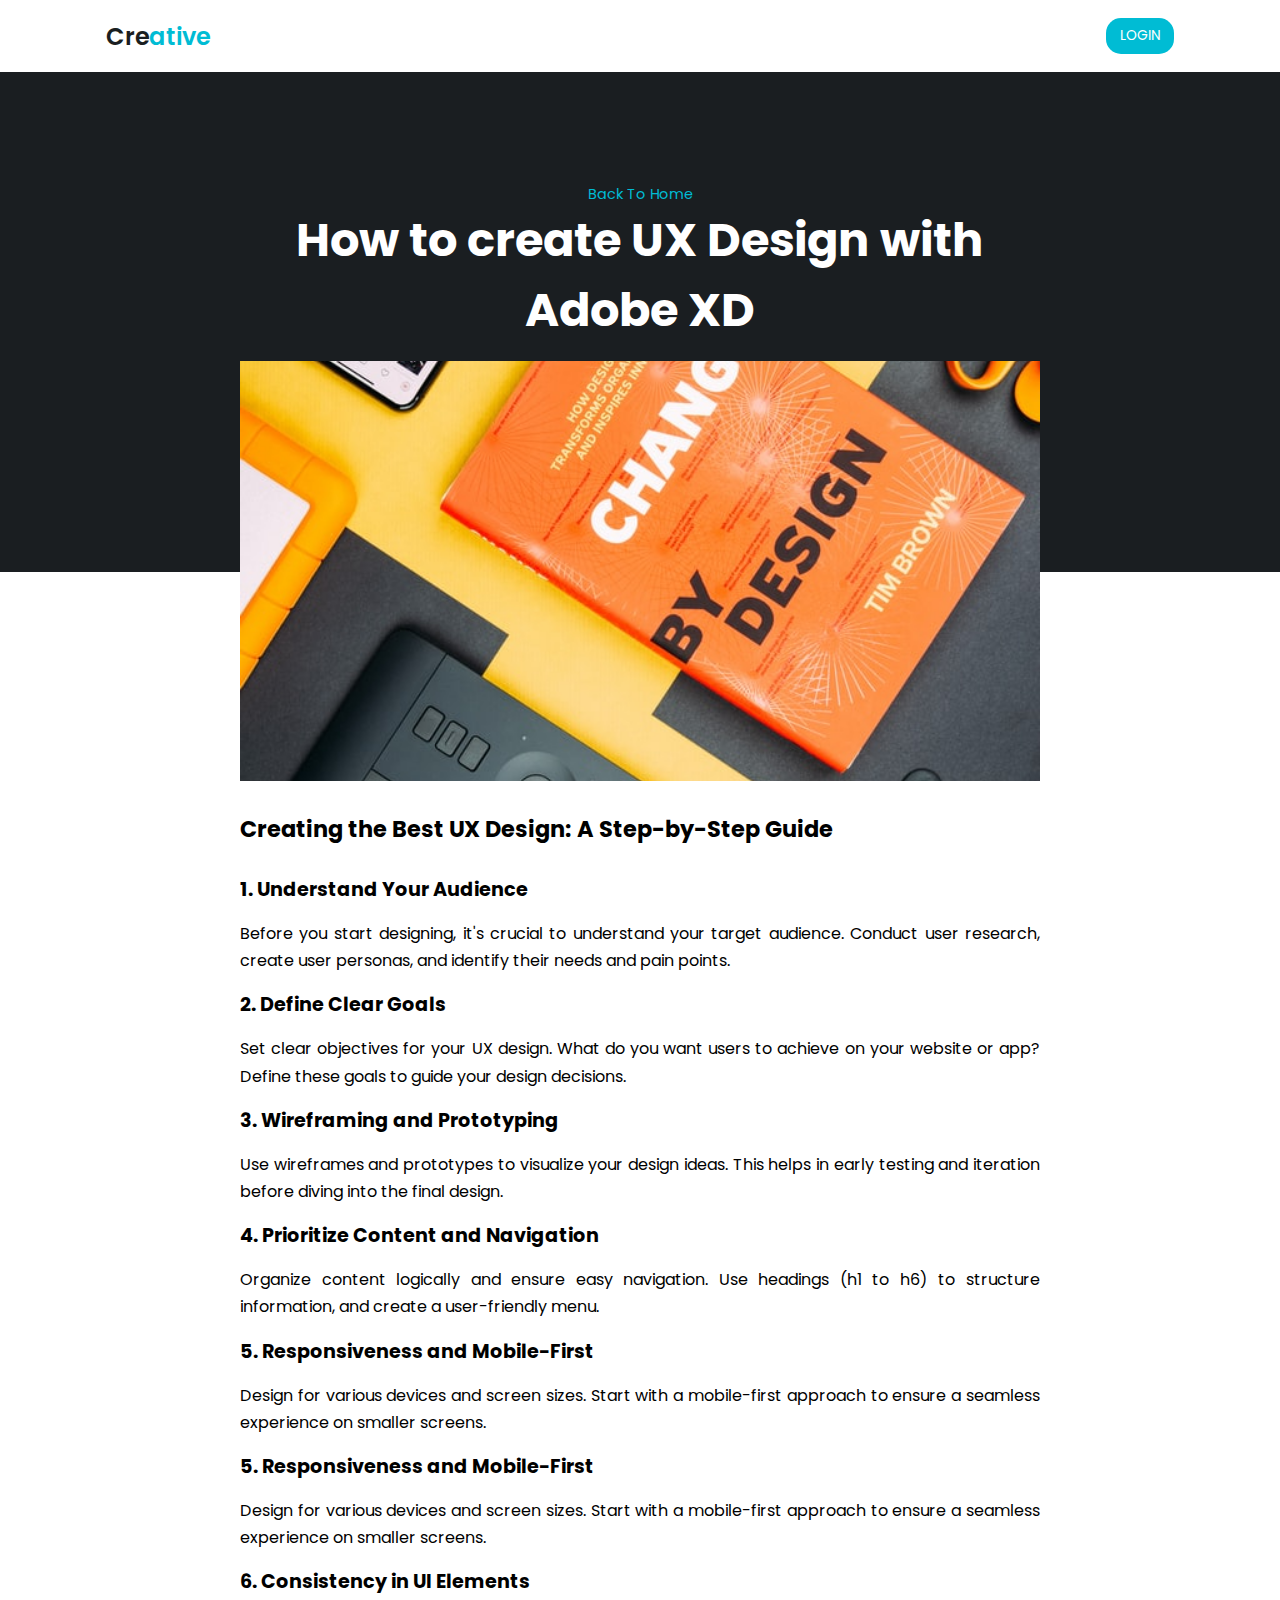
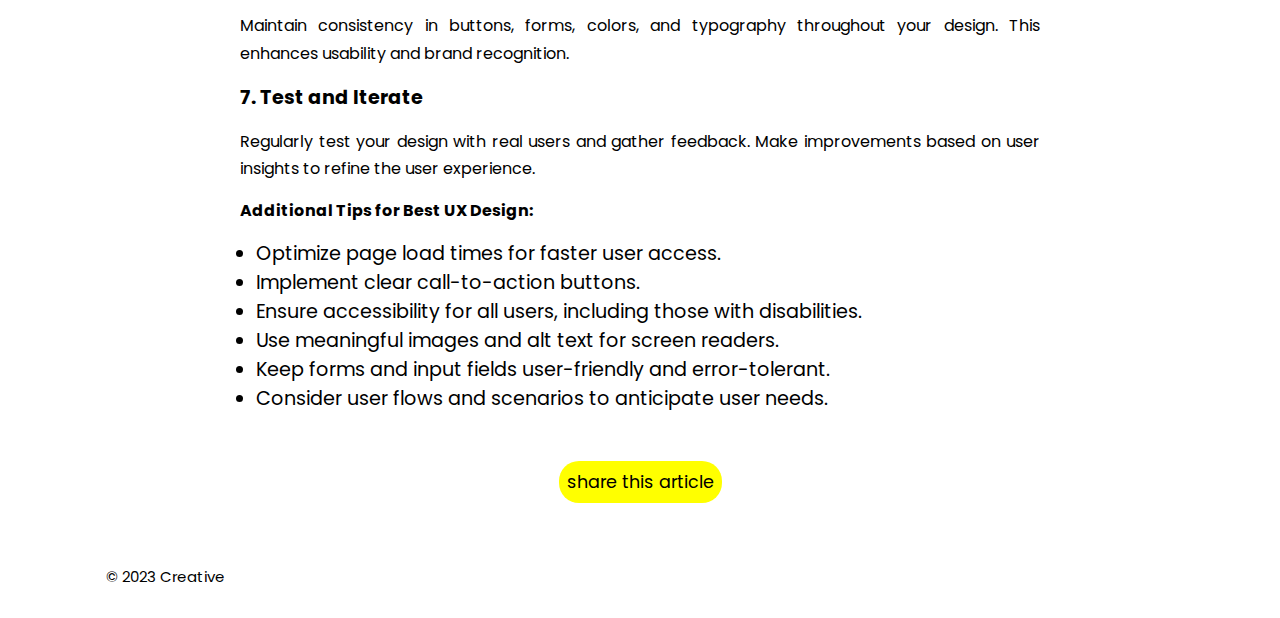
<file: post-page.html>
<!DOCTYPE html>
<html lang="en">
  <head>
    <meta charset="UTF-8" />
    <meta name="viewport" content="width=device-width, initial-scale=1.0" />
    <meta
      name="description"
      content="Learn how to create the best user experience (UX) design by following these essential steps."
    />
    <meta
      name="keywords"
      content="UX design, user experience design, web design, UI/UX, user interface design"
    />
    <meta name="robots" content="index, follow" />
    <meta name="author" content="Abdallah Elsayed" />

    <!-- for social media sharing -->
    <meta property="og:title" content="Learn how to create the best user experience (UX) design by following these essential steps." />
    <meta
      property="og:description"
      content="A concise and engaging summary of your article goes here."
    />
    <meta
      property="og:image"
      content="https://www.yourwebsite.com/your-article-image.jpg"
    />
    <meta
      property="og:url"
      content="https://www.yourwebsite.com/your-article-url"
    />
    <meta property="og:type" content="article" />

    <!-- title-->
    <title> Post Page</title>
    <!-- stylesheet -->
    <link rel="stylesheet" href="style.css" />
    <!-- fav icon -->
    <link
      rel="shortcut icon"
      href="images/logos/icons8-logo-50.svg"
      type="image/x-icon"
    />
    <!-- Font awesome Library for Icons  -->
    <link
      rel="stylesheet"
      href="https://cdnjs.cloudflare.com/ajax/libs/font-awesome/6.4.2/css/all.min.css"
      integrity="sha512-z3gLpd7yknf1YoNbCzqRKc4qyor8gaKU1qmn+CShxbuBusANI9QpRohGBreCFkKxLhei6S9CQXFEbbKuqLg0DA=="
      crossorigin="anonymous"
      referrerpolicy="no-referrer"
    />
  </head>
  <body>
    <!-- Header -->
    <header>
      <!-- nav -->
      <div class="nav container">
         <!-- logo -->
         <a href="#" class="logo">Cre<span>ative</span> </a>

        <!-- login -->
        <a href="#" class="login"> Login </a>
      </div>
    </header>

    <!-- Post Content -->
    <section class="post-header">
      <div class="header-content post-container">
        <!-- Back To Home -->
        <a href="index.html" class="back-home"> Back To Home </a>
        <h1 class="header-title">How to create UX Design with Adobe XD</h1>
        <img src="images/post-1.jpg" alt="" class="header-img" />
      </div>
    </section>

    <!-- Posts -->
    <section class="post-content post-container">
      <h3 class="sub-heading">
        Creating the Best UX Design: A Step-by-Step Guide
      </h3>
      <br>
      <article>
        <h4>1. Understand Your Audience</h4>
        <p class="post-text">
          Before you start designing, it's crucial to understand your target
          audience. Conduct user research, create user personas, and identify
          their needs and pain points.
        </p>

        <h4>2. Define Clear Goals</h4>
        <p class="post-text">
          Set clear objectives for your UX design. What do you want users to
          achieve on your website or app? Define these goals to guide your
          design decisions.
        </p>

        <h4>3. Wireframing and Prototyping</h4>
        <p class="post-text">
          Use wireframes and prototypes to visualize your design ideas. This
          helps in early testing and iteration before diving into the final
          design.
        </p>

        <h4>4. Prioritize Content and Navigation</h4>
        <p class="post-text">
          Organize content logically and ensure easy navigation. Use headings
          (h1 to h6) to structure information, and create a user-friendly menu.
        </p>

        <h4>5. Responsiveness and Mobile-First</h4>
        <p class="post-text">
          Design for various devices and screen sizes. Start with a mobile-first
          approach to ensure a seamless experience on smaller screens.
        </p>

        <h4>5. Responsiveness and Mobile-First</h4>
        <p class="post-text">
          Design for various devices and screen sizes. Start with a mobile-first
          approach to ensure a seamless experience on smaller screens.
        </p>

        <h4>6. Consistency in UI Elements</h4>
        <p class="post-text">
          Maintain consistency in buttons, forms, colors, and typography
          throughout your design. This enhances usability and brand recognition.
        </p>

        <h4>7. Test and Iterate</h4>
        <p class="post-text">
          Regularly test your design with real users and gather feedback. Make
          improvements based on user insights to refine the user experience.
        </p>

        <h5>Additional Tips for Best UX Design:</h5>
        
        <div class="bullets">
            <ul>
              <li>Optimize page load times for faster user access.</li>
              <li>Implement clear call-to-action buttons.</li>
              <li>
                Ensure accessibility for all users, including those with
                disabilities.
              </li>
              <li>Use meaningful images and alt text for screen readers.</li>
              <li>Keep forms and input fields user-friendly and error-tolerant.</li>
              <li>Consider user flows and scenarios to anticipate user needs.</li>
            </ul>
        </div>
      </article>
    </section>

    <!-- Share -->
    <div class="share post-container">
        <mark> <span class="share-title"> share this article </span> </mark>
        <i class="fa-solid fa-angles-down fa-bounce"></i>
      <div class="social">
        <i class="fa-brands fa-facebook brand"></i>
        <i class="fa-brands fa-twitter brand"></i>
        <i class="fa-brands fa-instagram brand"></i>
        <i class="fa-brands fa-linkedin brand"></i>
      </div>
    </div>

    <!-- Footer -->

    <div class="footer container">
      <p>&copy; 2023 Creative</p>
      <div class="social">
        <i class="fa-brands fa-facebook brand"></i>
        <i class="fa-brands fa-twitter brand"></i>
        <i class="fa-brands fa-instagram brand"></i>
        <i class="fa-brands fa-linkedin brand"></i>
      </div>
    </div>

    <!-- js files -->
    <script src="script.js"></script>
  </body>
</html>
</file>
<file: style.css>
/* Google font */
@import url('https://fonts.googleapis.com/css2?family=Poppins:wght@400;500;600;700&display=swap');

*{
    font-family: 'Poppins', sans-serif;
    padding: 0;
    margin: 0;
    box-sizing: border-box;
    scroll-behavior: smooth;
    scroll-padding-top: 2rem;
}

::selection{
    color: var(--bg-color);
    background: var(--second-color);
}

/* Variables */
:root{   
    --container-color: #1a1e21;
    --second-color: #00bcd4;
    --text-color:#172317 ;
    --bg-color: #fff;
}

a{
    text-decoration: none;
}

/* li{
    list-style: none;
}
 */


img{
    width: 100%;
}

section{
    padding: 3rem 0 2rem;
}

.container{
    max-width: 1068px;
    width: 100%;
    margin: auto;
}
/* header*/
.header{
    position: fixed;
    top:0;
    left: 0;
    width: 100%;
    z-index: 200;
}

.nav{
    display: flex;
    justify-content: space-between;
    align-items: center;
    padding: 18px 0;
}
.logo{
    font-size: 1.5rem;
    font-weight: 600;
    color: var(--container-color);

}

.logo span {
    color: var(--second-color);


}

.login{
    padding: 8px 14px;
    font-weight: 500px;
    font-size: 0.86rem;
    text-transform: uppercase;
    border-radius: 15px;
    background-color: var(--second-color);
    color: var(--bg-color);
}

.login:hover{
    background-color: hsla(187, 100%, 42%, 0.72);  
    transition: 0.3s;
}

/* home */
.home{
    width: 100%;
    min-height: 440px;
    background-color: var(--container-color);
    display: grid;
    justify-content: center;
    align-items: center;

}

.home-text{
    color: var(--bg-color);
    text-align: center;
}

.home-title{
    font-size: 3.5rem;

}

.home-subtitle{
    font-size: 1rem;
    font-weight: 400;
}


.card:hover{
    cursor: pointer;
    transform: translateY(-5px); 
    transition: transform 0.3s ease-in-out, box-shadow 0.3s ease-in-out;
    box-shadow: 0px 8px 12px rgba(0, 0, 0, 0.2);
}


/*Post Filter */
.post-filter{
    display: flex;
    justify-content: center;
    align-items: center;
    column-gap: 1.5rem;
    margin-top: 2rem !important;

}

.filter-item{
    font-size: 0.9rem;
    font-weight: 500;
    cursor: pointer;

}

.active-filter{
    background-color: var(--second-color);
    color: var(--bg-color);
    padding: 4px 10px;
    border-radius: 4px;

}

/* Posts */

.post{
    display: grid;
    grid-template-columns: repeat(auto-fit,minmax(280px,auto));
    justify-content: center;
    gap: 1.5rem;
    

}

.post-box{
    background-color:  var(--bg-color);
    box-shadow: 0 4px 14px hsl(355deg  25%  15% / 10%);
    padding: 15px;
    border-radius: 0.5rem;

}

.post-img{
    width: 100%;
    height: 200px;
    object-fit: cover;
    object-position: center;
    border-radius: 0.5rem;

}

.category{
    font-size: 0.9rem;
    font-weight: 500;
    text-transform: uppercase;
    color: var(--second-color);
}

.post-title {
    font-size: 1.3rem;
    font-weight: 600;
    color: var(--text-color);

    /* to Remain Title in 2 lines */
    display: -webkit-box;
    -webkit-line-clamp: 2;
    -webkit-box-orient: vertical;
    overflow: hidden;
}

.post-data{
    display: flex;
    font-size: 0.875rem;
    text-transform: uppercase;
    font-weight: 400;
    margin-top: 4px;

}

.post-description{
    font-size: 0.9rem;
    line-height: 1.5rem;
    margin: 5px 0 10px; 

    /* to Remain Title in 3 lines */
    display: -webkit-box;
    -webkit-line-clamp: 3;
    -webkit-box-orient: vertical;
    overflow: hidden;

}

.profile{
    display: flex;
    align-items: center;
    gap: 10px;

}

.profile-img{
    width: 35px;
    height: 35px;
    object-fit: cover;
    object-position: center;
    border: 2px solid var(--second-color);
    border-radius: 50%;

}

.profile-name{
    font-size: 0.82rem;
    font-weight: 500;
}

.footer{
    display: flex;
    justify-content: space-between;
    align-items: center;
    padding: 30px 0;

}


.footer p {
    font-size: 0.938rem;

}

.social{
    display: flex;
    align-items: center;
    column-gap: 1rem;
}

.social .brand {
    font-size: 1.1rem;
    color: var(--text-color);


}

.social .brand:hover{
    color: var(--second-color);
    transition: 0.3 all linear;
}

/* post content */
.post-header{
    width: 100%;
    height: 500px;
    background-color: var(--container-color);


}

.post-container{
    max-width: 800px;
    width: 100%;
    margin: auto;

}

.header-content{
    display: flex;
    flex-direction: column;
    align-items: center;
    margin-top: 4rem !important;
}

.back-home{
    color: var(--second-color);
    font-size: 0.9rem;

}

.header-title{
    width: 90%;
    font-size: 2.9rem;
    color: var(--bg-color);
    text-align: center;
    margin-bottom: 1rem;


}

.header-img{
    width: 100%;
    height: 420px;
    object-fit: cover;
    object-position: center;


}

.post-content{
    margin-top: 10rem !important;
    font-size: 1.2rem;


}

.post-text{
    font-size: 1rem;
    line-height: 1.7rem;
    margin: 1rem 0;
    text-align: justify;
}




.share{
    display: flex;
    flex-direction: column;
    align-items: center;
    row-gap: 1rem;
}

.share-title{
    font-size: 1.1rem;

}

.sub-heading{
    margin-top: 2rem;
}

/* Responsive */

/* screen from 800 width to 1060 width*/

 @media(max-width:1060px){
    .container{
        width: 95%;
        margin: 0 auto;
    }

    .home-text{
        width: 100%;
    }
}

/* screen from 768 width to 800 width*/


@media(max-width:800px){
.nav{
    padding: 14px 0;
}

.post-container{
    margin: 0 auto;
    width: 95%;
}
}

/* screen from 570 width to 768 width*/

@media(max-width:768px){
    .nav{
        padding: 14px 0;
    }
    
    .post-container{
        padding: 10px 0;
    }
    section{
        padding: 2rem 0;
    }

    .header-content{
        margin: 3rem auto !important;
    }

    .home{
        min-height: 380px;
    }
    .home-title{
        font-size: 3rem;
    }

    .header-title{
        font-size: 1.5rem;
    }

    .header-img{
        height: 370px;
        width: 80%;
    }

    .post-header{
        height: 435px;
    }
    .post-content{
        margin-top: 9rem !important;
    }
    }


    .bullets{
        margin: 1rem;
    }

    mark{
        padding: 0.5rem;
        border-radius: 20px;
    }

/* screen from 396 width to 570 width*/

@media(max-width:570px){
        .post-header{
            height: 390px;
        }
        .header-title{
            width: 100%;
        }
        .header-img{
            height: 340px;
        }

        .footer{
            flex-direction: column;
            row-gap: 1rem;
            padding: 20px 0;
            text-align: center;

        }

        .post-text{
            margin: 1rem;

        }

        .sub-heading {
            margin: 1rem;
            font-size: 1.5rem;
        }
    
    }

/* screen from 0 width to 396 width*/
@media(max-width:396px){
        .home{
            min-height: 400px;

        }

        .home-title{
            font-size: 2rem;
        }

        .home-subtitle{
            font-size: 0.9rem;
            font-weight: 400px;
        }

        .post-box{
            padding: 10px;
        }

        .header-title{
            font-size: 1.4rem;
        }

        .header-img{
            height: 240px;
        }
        
        .post-header{
            height: 335px;
        }

        .post-content{
            margin-top: 5rem !important;
        }

        .post-text{
            font-size: 0.875rem;
            line-height: 1.5rem;
            margin: 10px;

        }
        .back-home {
            color: var(--second-color);
            font-size: 0.9rem;
        }
        .sub-heading {
            margin-left: 10px;
        }


    }
</file>
